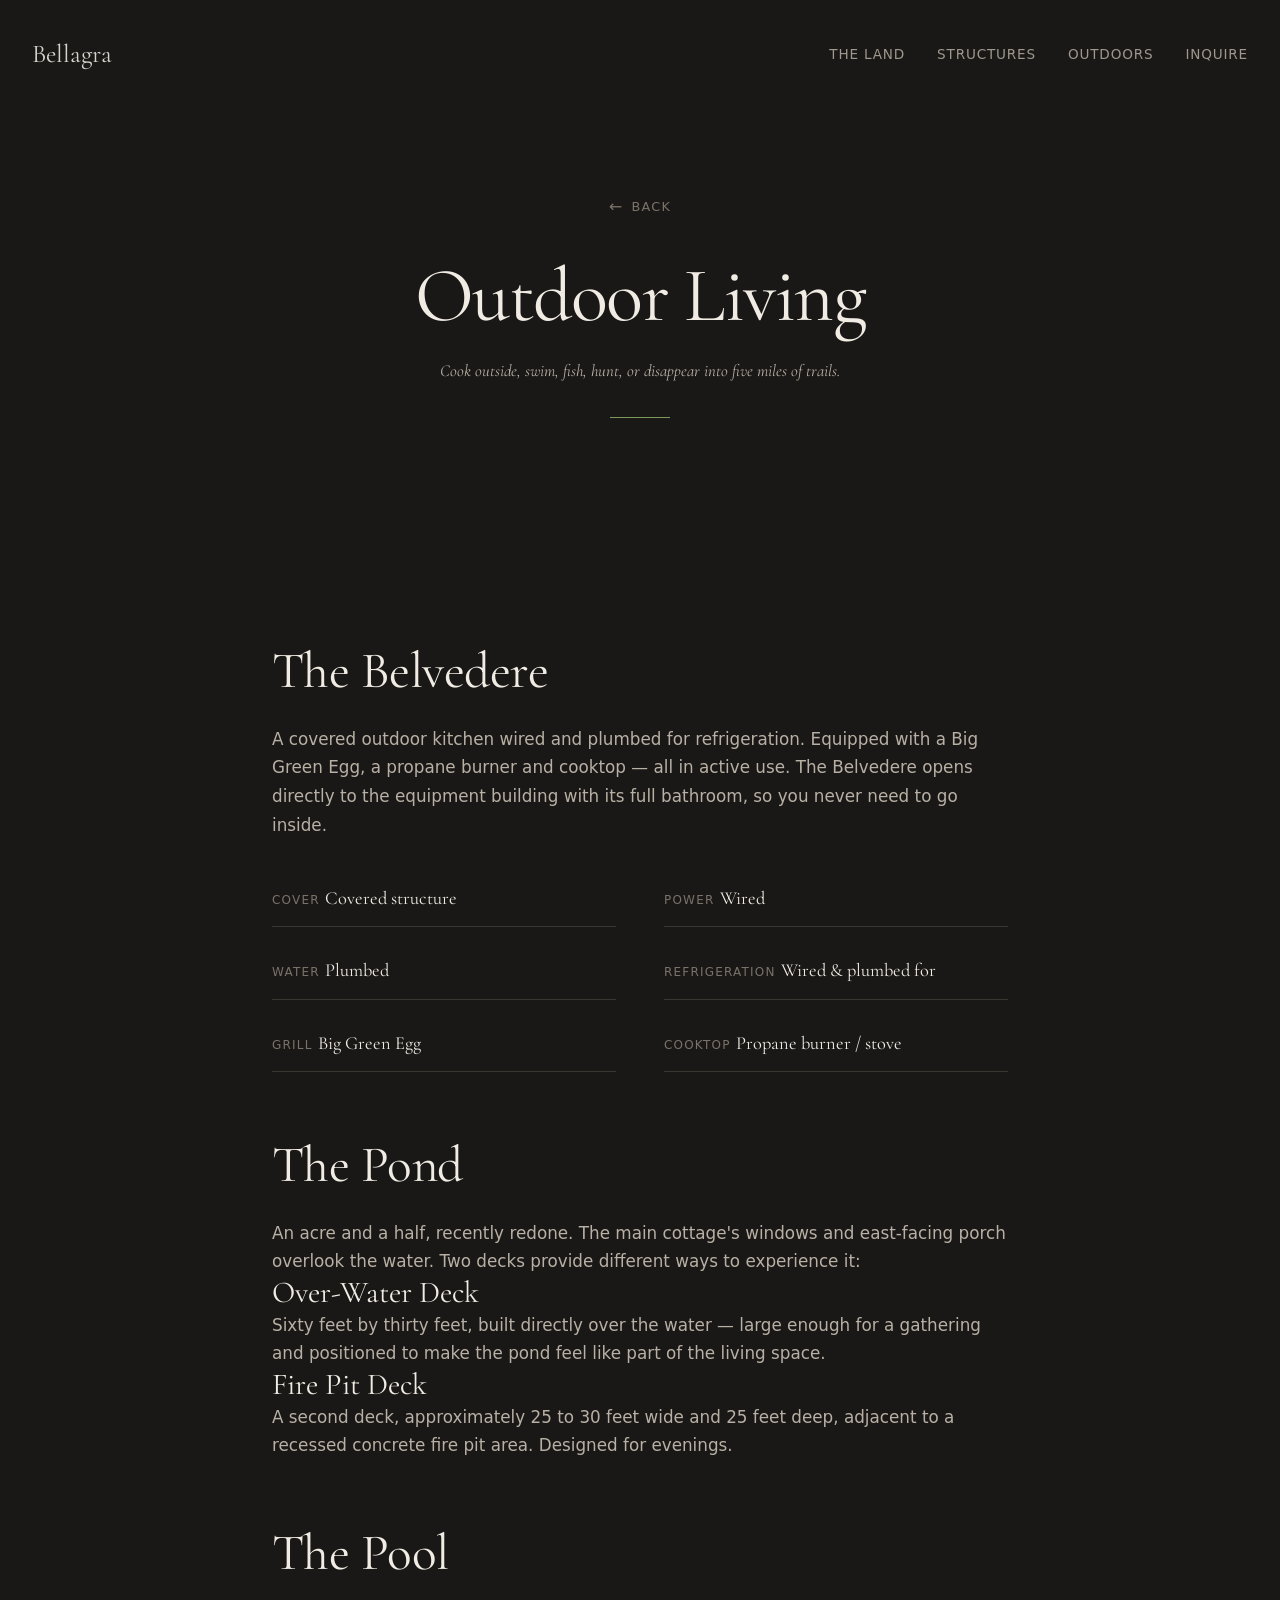
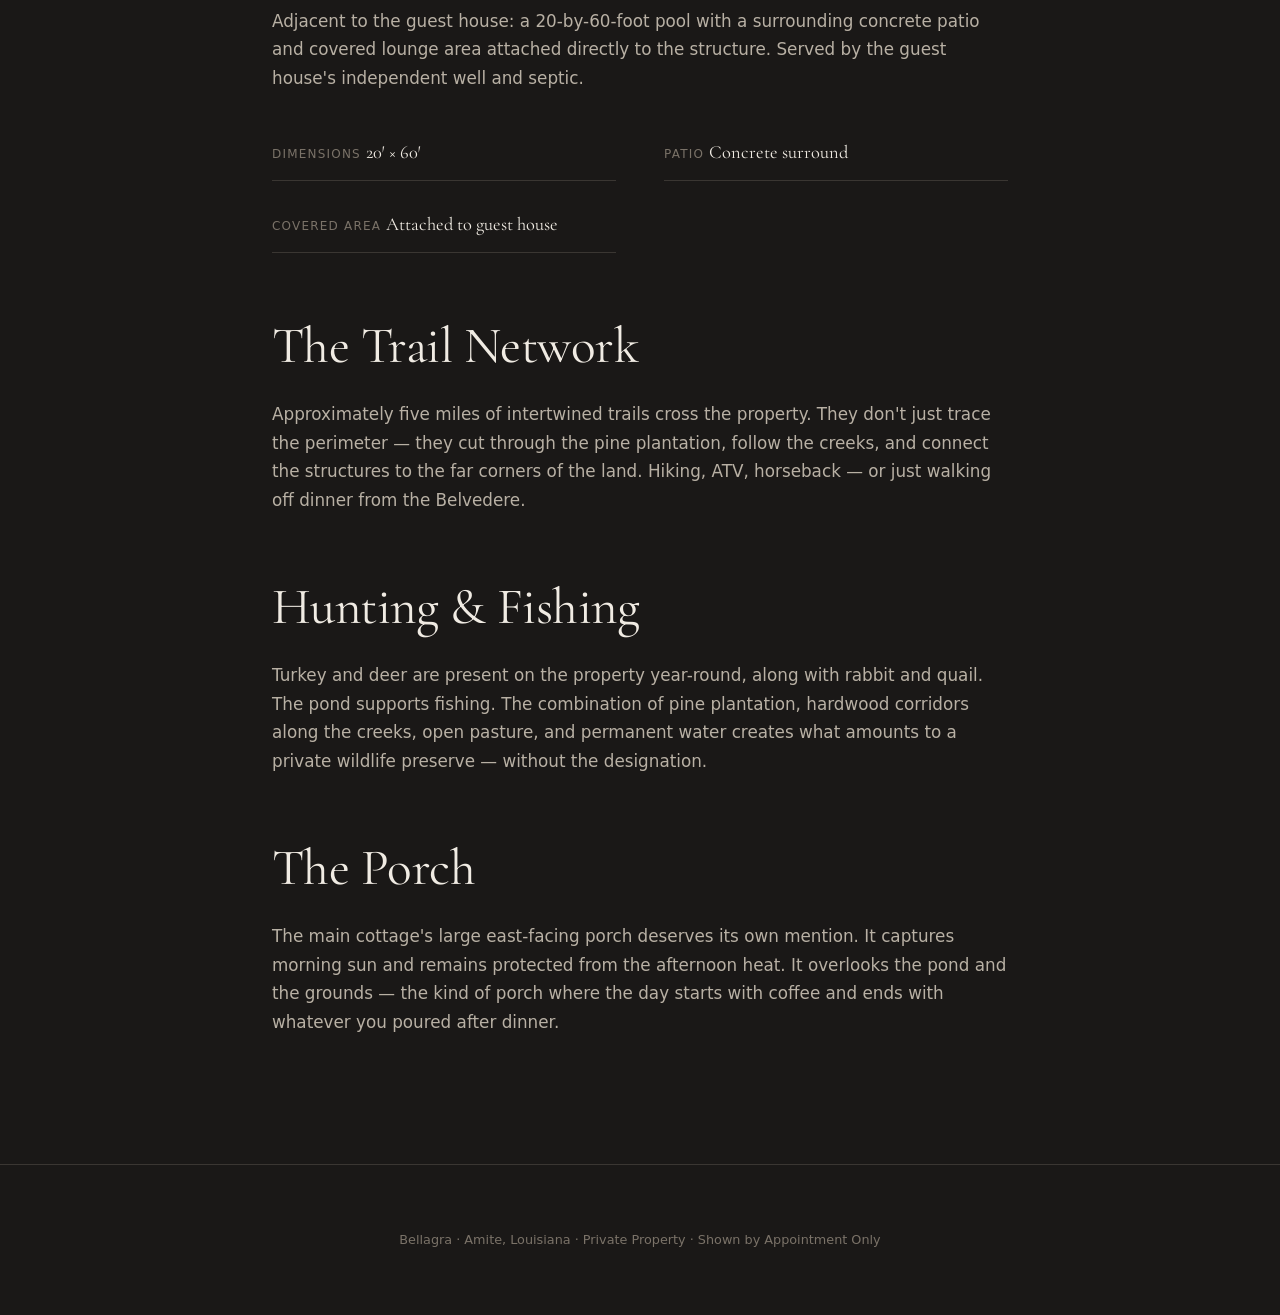
<file: outdoor-living.html>
<!DOCTYPE html>
<html lang="en">
<head>
<meta charset="UTF-8">
<meta name="viewport" content="width=device-width, initial-scale=1.0">
<title>Outdoor Living — Bellagra</title>
<meta name="description" content="The Belvedere outdoor kitchen, acre-and-a-half pond, two decks, fire pit, pool, and five miles of trails at Bellagra.">
<link rel="stylesheet" href="css/style.css">
</head>
<body>

<nav class="nav scrolled">
  <a href="index.html" class="nav-logo">Bellagra</a>
  <button class="nav-toggle" aria-label="Toggle menu" aria-expanded="false" aria-controls="nav-links">
    <span></span><span></span><span></span>
  </button>
  <ul class="nav-links" id="nav-links">
    <li><a href="the-land.html">The Land</a></li>
    <li><a href="the-structures.html">Structures</a></li>
    <li><a href="outdoor-living.html">Outdoors</a></li>
    <li><a href="index.html#inquire">Inquire</a></li>
  </ul>
</nav>

<section class="sub-hero">
  <div class="container">
    <a href="index.html" class="back-link">Back</a>
    <h1>Outdoor Living</h1>
    <p style="font-family:var(--serif);font-style:italic;color:var(--text-muted);">
      Cook outside, swim, fish, hunt, or disappear into five miles of trails.
    </p>
    <div class="sub-hero-line"></div>
  </div>
</section>

<section class="sub-content">
  <div class="container">

    <!-- ═══ Belvedere Kitchen ═══════════════════════ -->
    <h2>The Belvedere</h2>
    <p>
      A covered outdoor kitchen wired and plumbed for refrigeration. Equipped with a Big Green Egg,
      a propane burner and cooktop — all in active use. The Belvedere opens directly to the equipment
      building with its full bathroom, so you never need to go inside.
    </p>

    <div class="spec-grid">
      <div class="spec-item">
        <span class="spec-key">Cover</span>
        <span class="spec-val">Covered structure</span>
      </div>
      <div class="spec-item">
        <span class="spec-key">Power</span>
        <span class="spec-val">Wired</span>
      </div>
      <div class="spec-item">
        <span class="spec-key">Water</span>
        <span class="spec-val">Plumbed</span>
      </div>
      <div class="spec-item">
        <span class="spec-key">Refrigeration</span>
        <span class="spec-val">Wired &amp; plumbed for</span>
      </div>
      <div class="spec-item">
        <span class="spec-key">Grill</span>
        <span class="spec-val">Big Green Egg</span>
      </div>
      <div class="spec-item">
        <span class="spec-key">Cooktop</span>
        <span class="spec-val">Propane burner / stove</span>
      </div>
    </div>

    <!-- ═══ The Pond ═══════════════════════════════ -->
    <h2>The Pond</h2>
    <p>
      An acre and a half, recently redone. The main cottage's windows and east-facing porch
      overlook the water. Two decks provide different ways to experience it:
    </p>

    <h3>Over-Water Deck</h3>
    <p>
      Sixty feet by thirty feet, built directly over the water — large enough for a gathering
      and positioned to make the pond feel like part of the living space.
    </p>

    <h3>Fire Pit Deck</h3>
    <p>
      A second deck, approximately 25 to 30 feet wide and 25 feet deep, adjacent to a recessed
      concrete fire pit area. Designed for evenings.
    </p>

    <!-- ═══ The Pool ═══════════════════════════════ -->
    <h2>The Pool</h2>
    <p>
      Adjacent to the guest house: a 20-by-60-foot pool with a surrounding concrete patio
      and covered lounge area attached directly to the structure. Served by the guest house's
      independent well and septic.
    </p>

    <div class="spec-grid">
      <div class="spec-item">
        <span class="spec-key">Dimensions</span>
        <span class="spec-val">20′ × 60′</span>
      </div>
      <div class="spec-item">
        <span class="spec-key">Patio</span>
        <span class="spec-val">Concrete surround</span>
      </div>
      <div class="spec-item">
        <span class="spec-key">Covered Area</span>
        <span class="spec-val">Attached to guest house</span>
      </div>
    </div>

    <!-- ═══ Trails ═══════════════════════════════ -->
    <h2>The Trail Network</h2>
    <p>
      Approximately five miles of intertwined trails cross the property. They don't just trace
      the perimeter — they cut through the pine plantation, follow the creeks, and connect the
      structures to the far corners of the land. Hiking, ATV, horseback — or just walking off
      dinner from the Belvedere.
    </p>

    <!-- ═══ Hunting & Fishing ═════════════════════ -->
    <h2>Hunting &amp; Fishing</h2>
    <p>
      Turkey and deer are present on the property year-round, along with rabbit and quail.
      The pond supports fishing. The combination of pine plantation, hardwood corridors along
      the creeks, open pasture, and permanent water creates what amounts to a private wildlife
      preserve — without the designation.
    </p>

    <!-- ═══ The Porch ═════════════════════════════ -->
    <h2>The Porch</h2>
    <p>
      The main cottage's large east-facing porch deserves its own mention. It captures morning
      sun and remains protected from the afternoon heat. It overlooks the pond and the grounds
      — the kind of porch where the day starts with coffee and ends with whatever you poured
      after dinner.
    </p>

  </div>
</section>

<footer class="footer">
  <div class="container">
    <p>Bellagra · Amite, Louisiana · Private Property · Shown by Appointment Only</p>
  </div>
</footer>

<script src="js/main.js"></script>
</body>
</html>
</file>
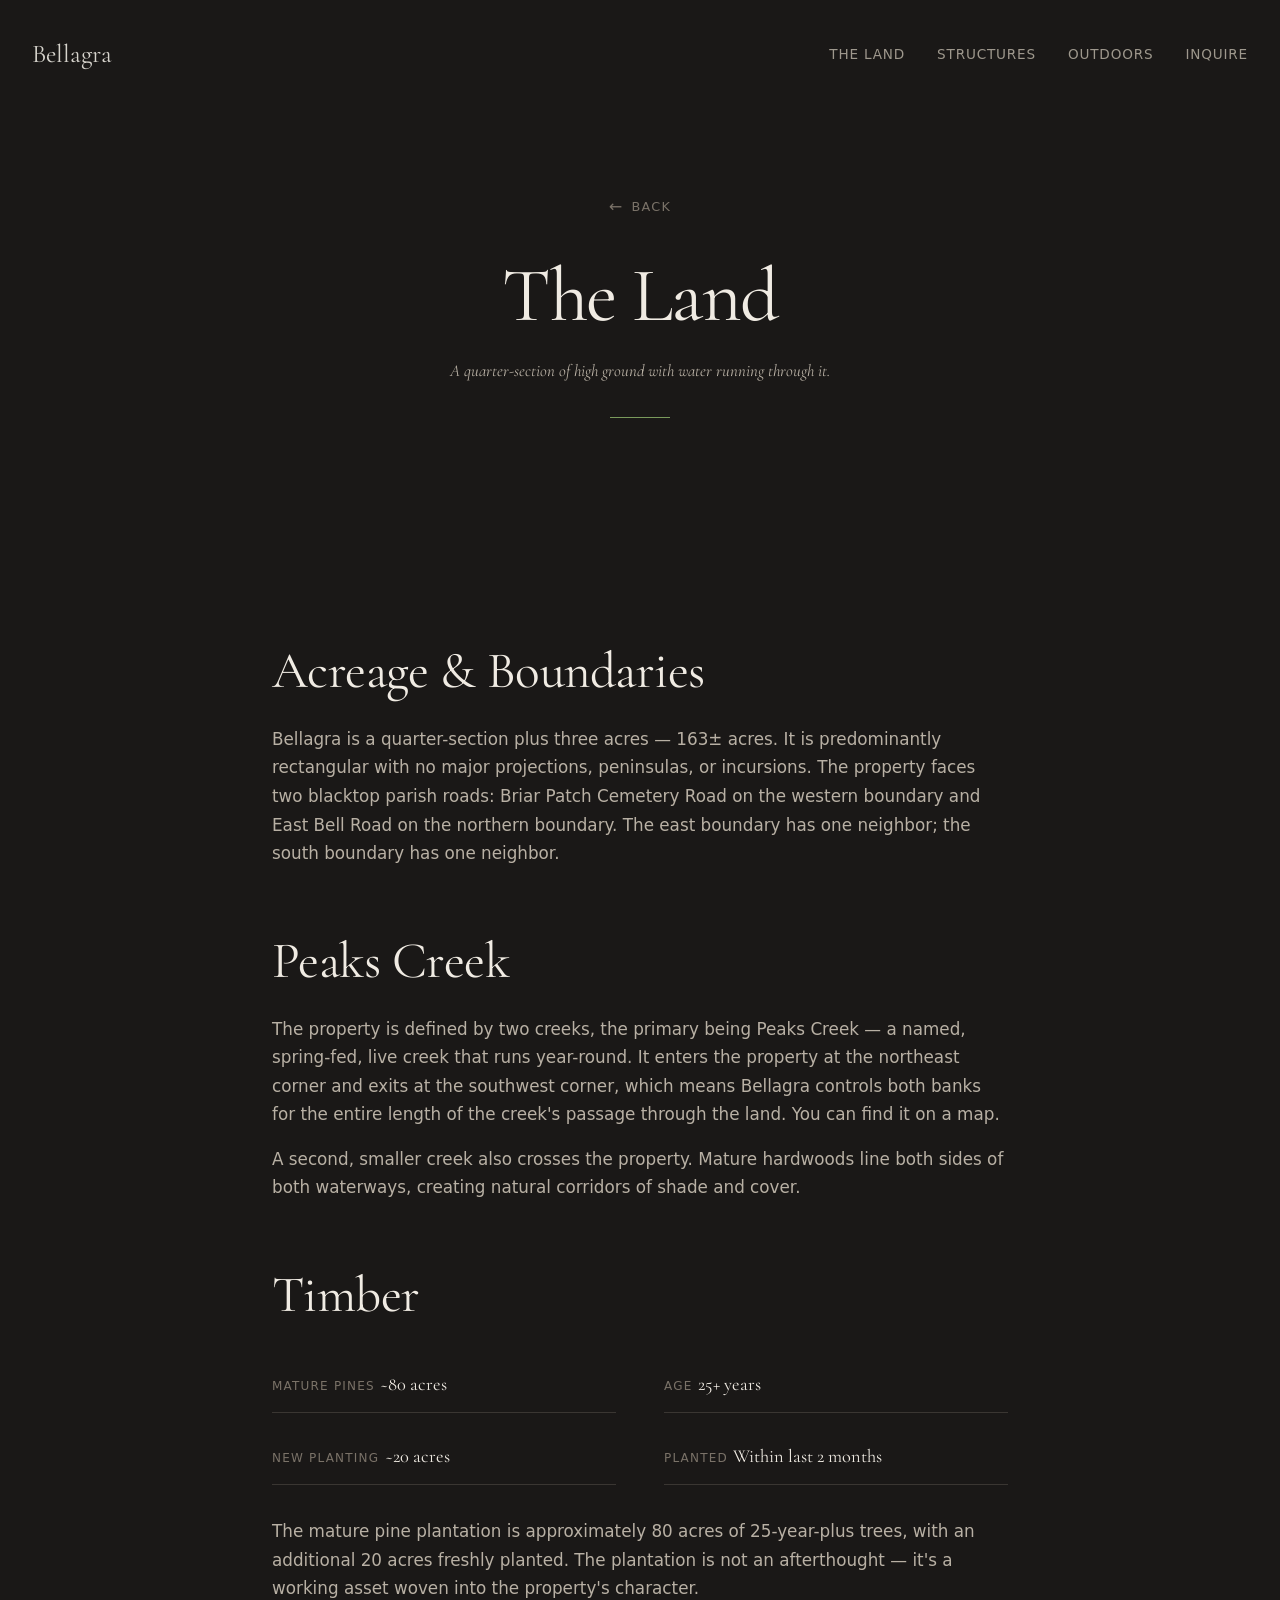
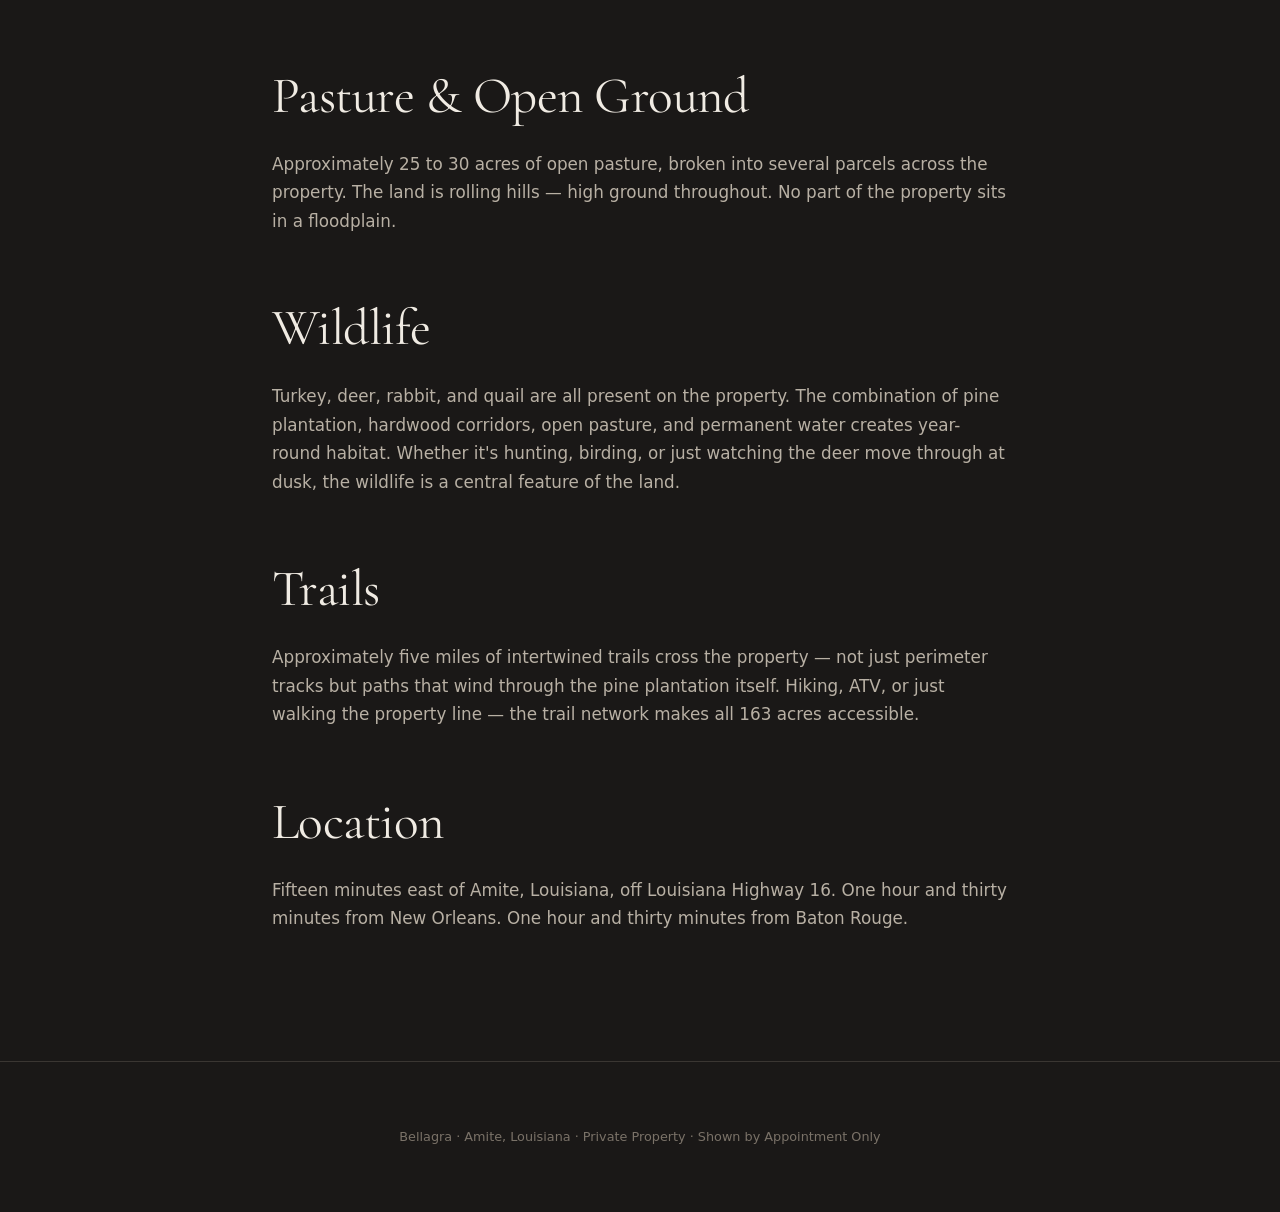
<file: the-land.html>
<!DOCTYPE html>
<html lang="en">
<head>
<meta charset="UTF-8">
<meta name="viewport" content="width=device-width, initial-scale=1.0">
<title>The Land — Bellagra</title>
<meta name="description" content="163 acres of high ground, two creeks, legacy pines, pasture, and wildlife in Amite, Louisiana.">
<link rel="stylesheet" href="css/style.css">
</head>
<body>

<nav class="nav scrolled">
  <a href="index.html" class="nav-logo">Bellagra</a>
  <button class="nav-toggle" aria-label="Toggle menu" aria-expanded="false" aria-controls="nav-links">
    <span></span><span></span><span></span>
  </button>
  <ul class="nav-links" id="nav-links">
    <li><a href="the-land.html">The Land</a></li>
    <li><a href="the-structures.html">Structures</a></li>
    <li><a href="outdoor-living.html">Outdoors</a></li>
    <li><a href="index.html#inquire">Inquire</a></li>
  </ul>
</nav>

<section class="sub-hero">
  <div class="container">
    <a href="index.html" class="back-link">Back</a>
    <h1>The Land</h1>
    <p style="font-family:var(--serif);font-style:italic;color:var(--text-muted);">
      A quarter-section of high ground with water running through it.
    </p>
    <div class="sub-hero-line"></div>
  </div>
</section>

<section class="sub-content">
  <div class="container">

    <h2>Acreage &amp; Boundaries</h2>
    <p>
      Bellagra is a quarter-section plus three acres — 163± acres. It is predominantly rectangular
      with no major projections, peninsulas, or incursions. The property faces two blacktop parish roads:
      Briar Patch Cemetery Road on the western boundary and East Bell Road on the northern boundary.
      The east boundary has one neighbor; the south boundary has one neighbor.
    </p>

    <h2>Peaks Creek</h2>
    <p>
      The property is defined by two creeks, the primary being Peaks Creek — a named, spring-fed,
      live creek that runs year-round. It enters the property at the northeast corner and exits at
      the southwest corner, which means Bellagra controls both banks for the entire length of the
      creek's passage through the land. You can find it on a map.
    </p>
    <p>
      A second, smaller creek also crosses the property. Mature hardwoods line both sides of both
      waterways, creating natural corridors of shade and cover.
    </p>

    <h2>Timber</h2>
    <div class="spec-grid">
      <div class="spec-item">
        <span class="spec-key">Mature Pines</span>
        <span class="spec-val">~80 acres</span>
      </div>
      <div class="spec-item">
        <span class="spec-key">Age</span>
        <span class="spec-val">25+ years</span>
      </div>
      <div class="spec-item">
        <span class="spec-key">New Planting</span>
        <span class="spec-val">~20 acres</span>
      </div>
      <div class="spec-item">
        <span class="spec-key">Planted</span>
        <span class="spec-val">Within last 2 months</span>
      </div>
    </div>
    <p>
      The mature pine plantation is approximately 80 acres of 25-year-plus trees, with an additional
      20 acres freshly planted. The plantation is not an afterthought — it's a working asset
      woven into the property's character.
    </p>

    <h2>Pasture &amp; Open Ground</h2>
    <p>
      Approximately 25 to 30 acres of open pasture, broken into several parcels across the property.
      The land is rolling hills — high ground throughout. No part of the property sits in a floodplain.
    </p>

    <h2>Wildlife</h2>
    <p>
      Turkey, deer, rabbit, and quail are all present on the property. The combination of pine
      plantation, hardwood corridors, open pasture, and permanent water creates year-round habitat.
      Whether it's hunting, birding, or just watching the deer move through at dusk, the wildlife
      is a central feature of the land.
    </p>

    <h2>Trails</h2>
    <p>
      Approximately five miles of intertwined trails cross the property — not just perimeter tracks
      but paths that wind through the pine plantation itself. Hiking, ATV, or just walking the
      property line — the trail network makes all 163 acres accessible.
    </p>

    <h2>Location</h2>
    <p>
      Fifteen minutes east of Amite, Louisiana, off Louisiana Highway 16. One hour and thirty
      minutes from New Orleans. One hour and thirty minutes from Baton Rouge.
    </p>

  </div>
</section>

<footer class="footer">
  <div class="container">
    <p>Bellagra · Amite, Louisiana · Private Property · Shown by Appointment Only</p>
  </div>
</footer>

<script src="js/main.js"></script>
</body>
</html>
</file>
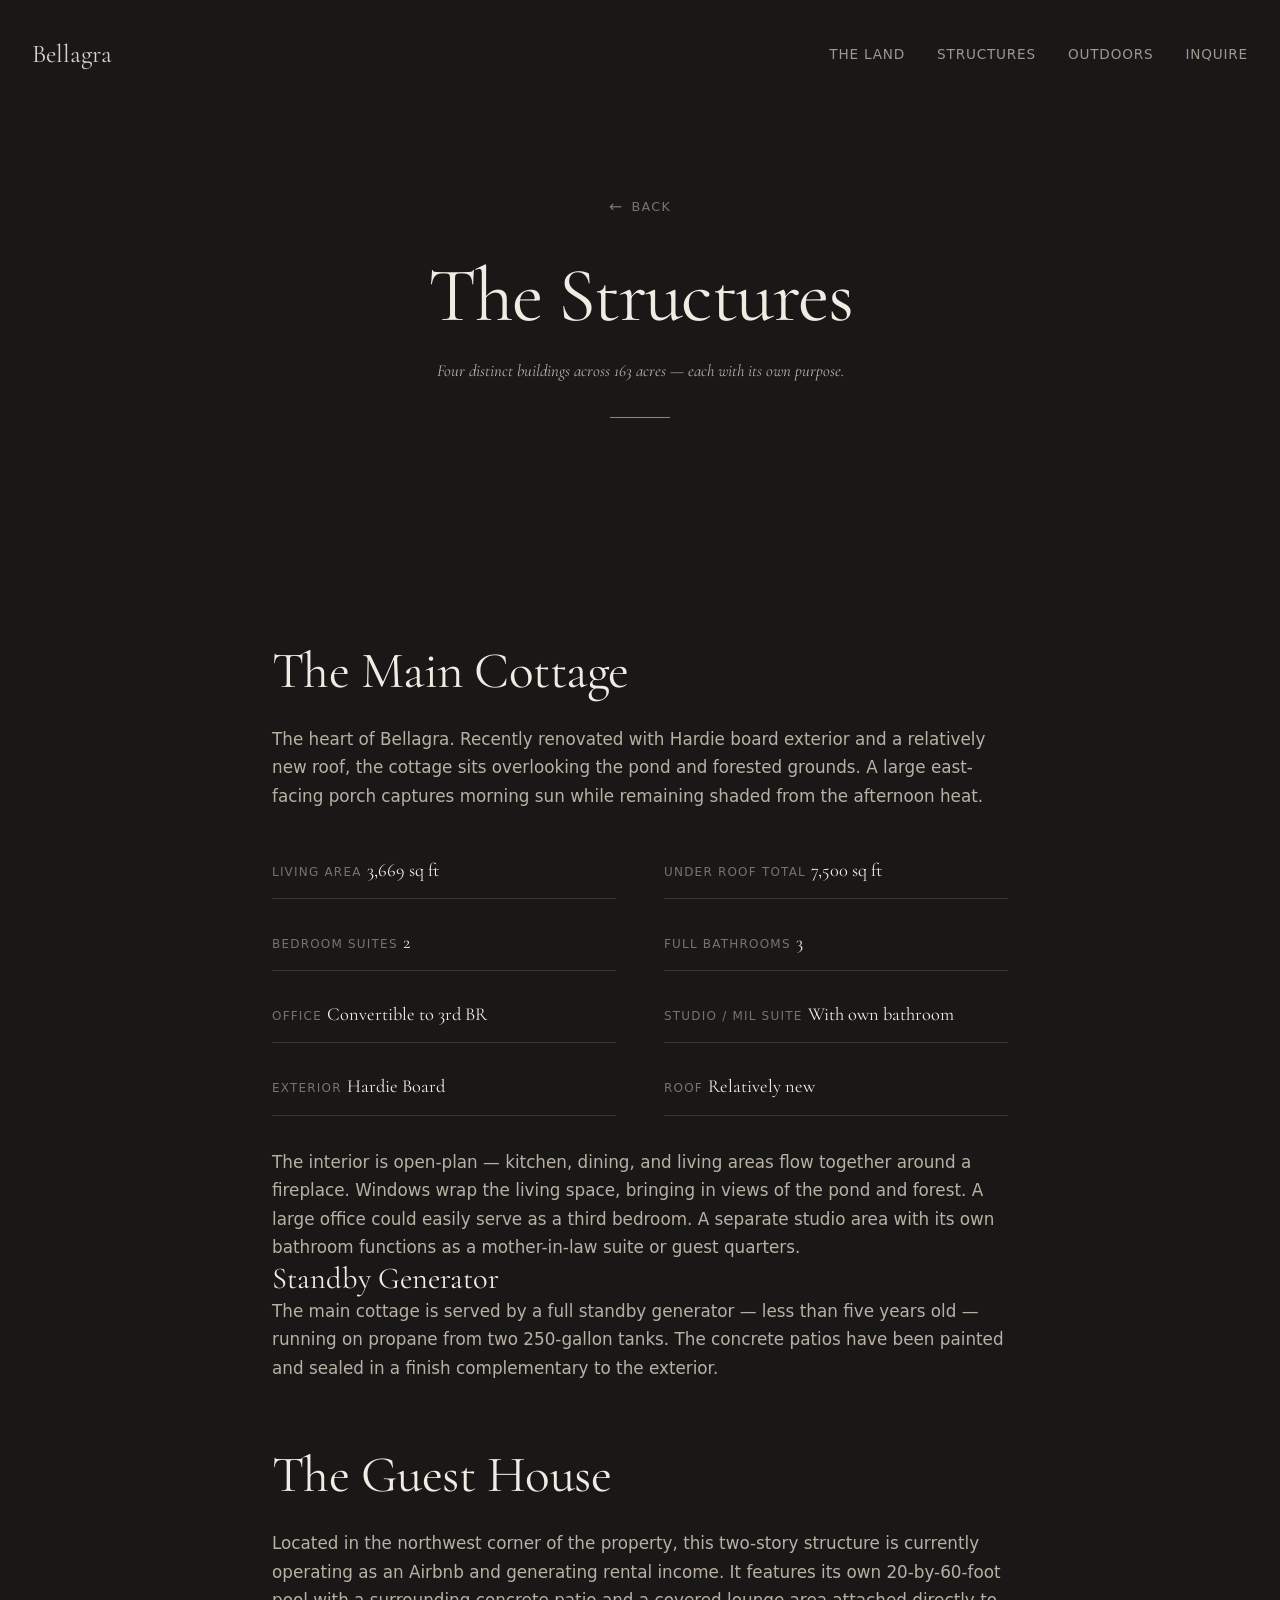
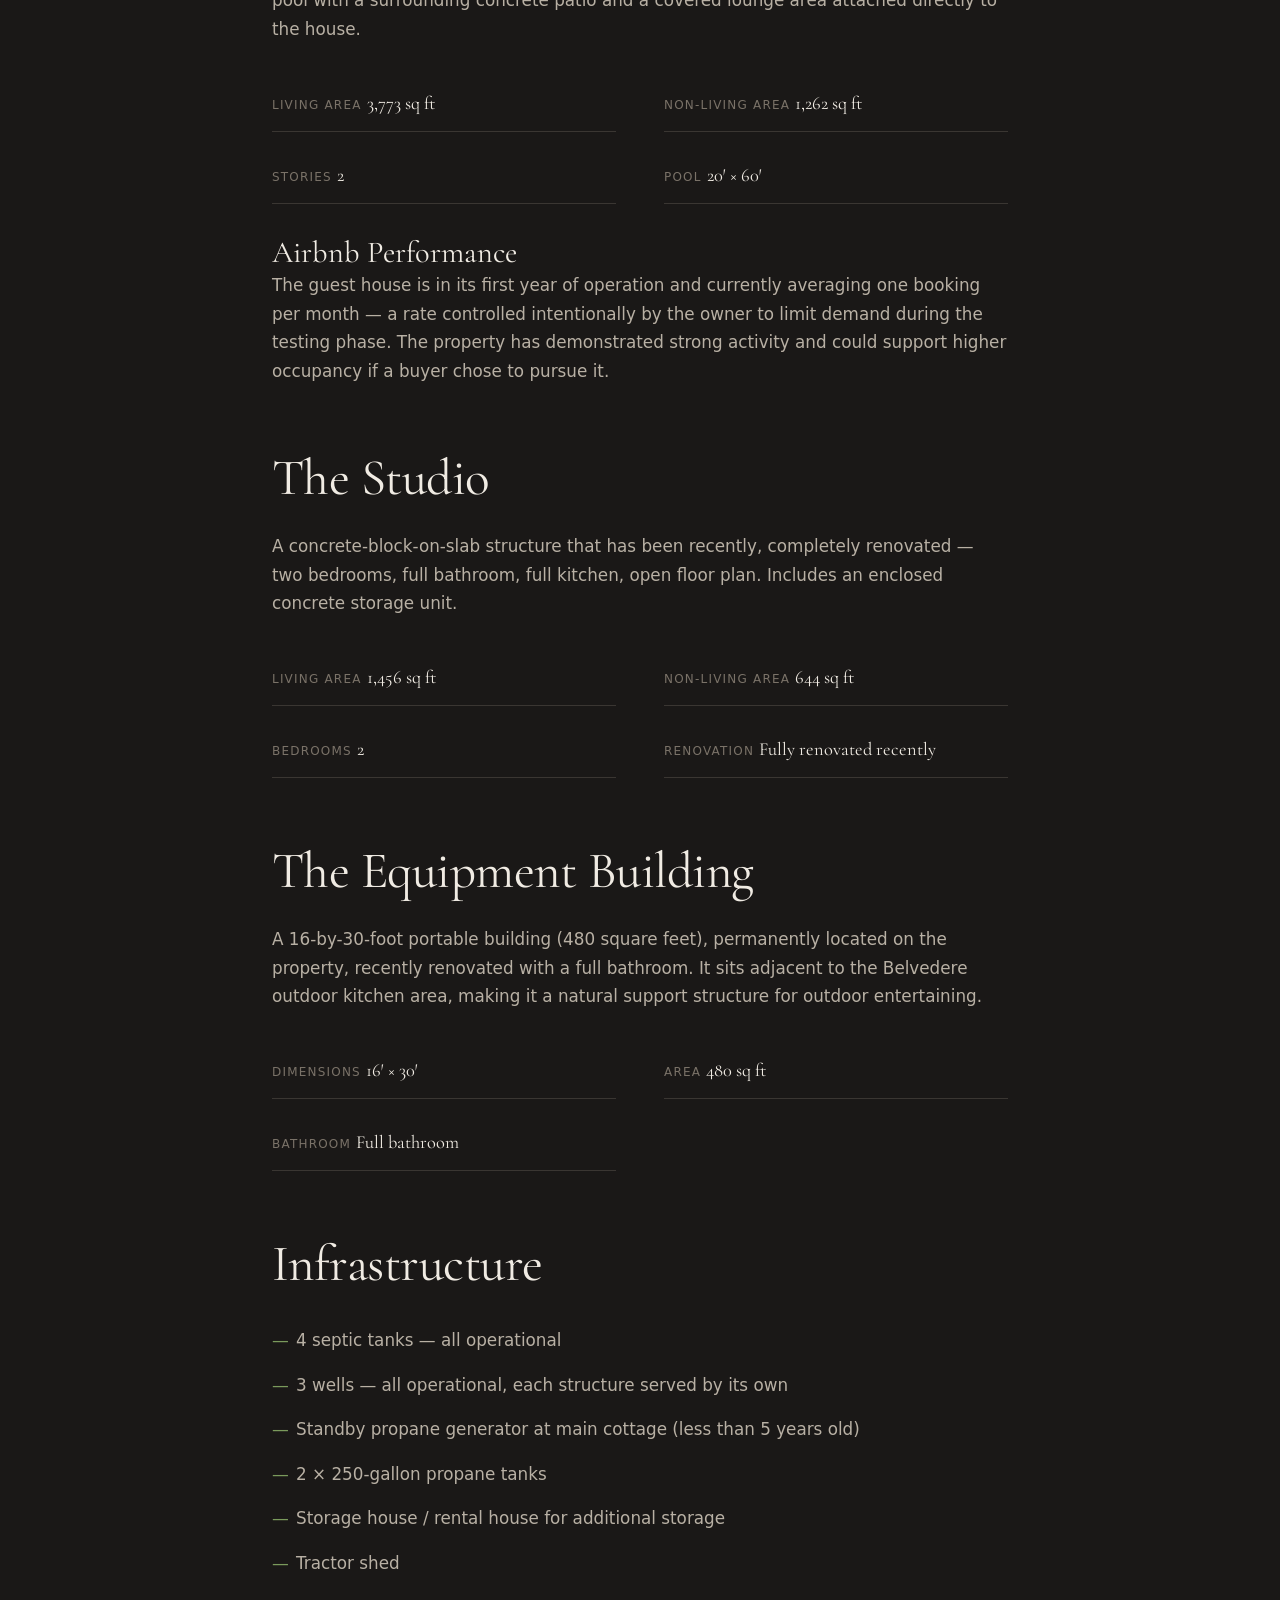
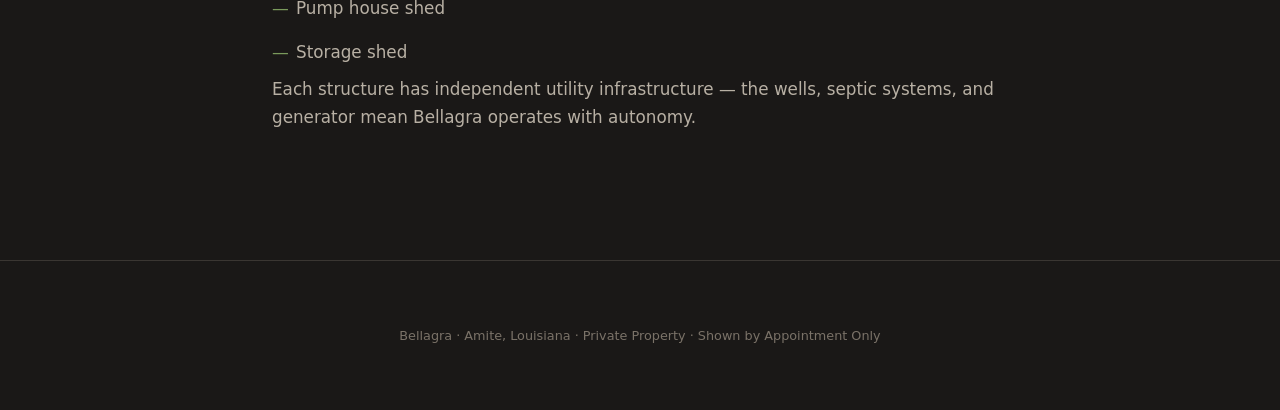
<file: the-structures.html>
<!DOCTYPE html>
<html lang="en">
<head>
<meta charset="UTF-8">
<meta name="viewport" content="width=device-width, initial-scale=1.0">
<title>The Structures — Bellagra</title>
<meta name="description" content="Four buildings — main cottage, guest house, studio, and equipment building — on 163 acres in Amite, Louisiana.">
<link rel="stylesheet" href="css/style.css">
</head>
<body>

<nav class="nav scrolled">
  <a href="index.html" class="nav-logo">Bellagra</a>
  <button class="nav-toggle" aria-label="Toggle menu" aria-expanded="false" aria-controls="nav-links">
    <span></span><span></span><span></span>
  </button>
  <ul class="nav-links" id="nav-links">
    <li><a href="the-land.html">The Land</a></li>
    <li><a href="the-structures.html">Structures</a></li>
    <li><a href="outdoor-living.html">Outdoors</a></li>
    <li><a href="index.html#inquire">Inquire</a></li>
  </ul>
</nav>

<section class="sub-hero">
  <div class="container">
    <a href="index.html" class="back-link">Back</a>
    <h1>The Structures</h1>
    <p style="font-family:var(--serif);font-style:italic;color:var(--text-muted);">
      Four distinct buildings across 163 acres — each with its own purpose.
    </p>
    <div class="sub-hero-line"></div>
  </div>
</section>

<section class="sub-content">
  <div class="container">

    <!-- ═══ Main Cottage ══════════════════════════════ -->
    <h2>The Main Cottage</h2>
    <p>
      The heart of Bellagra. Recently renovated with Hardie board exterior and a relatively new roof,
      the cottage sits overlooking the pond and forested grounds. A large east-facing porch captures
      morning sun while remaining shaded from the afternoon heat.
    </p>

    <div class="spec-grid">
      <div class="spec-item">
        <span class="spec-key">Living Area</span>
        <span class="spec-val">3,669 sq ft</span>
      </div>
      <div class="spec-item">
        <span class="spec-key">Under Roof Total</span>
        <span class="spec-val">7,500 sq ft</span>
      </div>
      <div class="spec-item">
        <span class="spec-key">Bedroom Suites</span>
        <span class="spec-val">2</span>
      </div>
      <div class="spec-item">
        <span class="spec-key">Full Bathrooms</span>
        <span class="spec-val">3</span>
      </div>
      <div class="spec-item">
        <span class="spec-key">Office</span>
        <span class="spec-val">Convertible to 3rd BR</span>
      </div>
      <div class="spec-item">
        <span class="spec-key">Studio / MIL Suite</span>
        <span class="spec-val">With own bathroom</span>
      </div>
      <div class="spec-item">
        <span class="spec-key">Exterior</span>
        <span class="spec-val">Hardie Board</span>
      </div>
      <div class="spec-item">
        <span class="spec-key">Roof</span>
        <span class="spec-val">Relatively new</span>
      </div>
    </div>

    <p>
      The interior is open-plan — kitchen, dining, and living areas flow together around a fireplace.
      Windows wrap the living space, bringing in views of the pond and forest. A large office
      could easily serve as a third bedroom. A separate studio area with its own bathroom functions
      as a mother-in-law suite or guest quarters.
    </p>

    <h3>Standby Generator</h3>
    <p>
      The main cottage is served by a full standby generator — less than five years old — running on
      propane from two 250-gallon tanks. The concrete patios have been painted and sealed in a finish
      complementary to the exterior.
    </p>

    <!-- ═══ Guest House ══════════════════════════════ -->
    <h2>The Guest House</h2>
    <p>
      Located in the northwest corner of the property, this two-story structure is currently
      operating as an Airbnb and generating rental income. It features its own 20-by-60-foot pool
      with a surrounding concrete patio and a covered lounge area attached directly to the house.
    </p>

    <div class="spec-grid">
      <div class="spec-item">
        <span class="spec-key">Living Area</span>
        <span class="spec-val">3,773 sq ft</span>
      </div>
      <div class="spec-item">
        <span class="spec-key">Non-Living Area</span>
        <span class="spec-val">1,262 sq ft</span>
      </div>
      <div class="spec-item">
        <span class="spec-key">Stories</span>
        <span class="spec-val">2</span>
      </div>
      <div class="spec-item">
        <span class="spec-key">Pool</span>
        <span class="spec-val">20′ × 60′</span>
      </div>
    </div>

    <h3>Airbnb Performance</h3>
    <p>
      The guest house is in its first year of operation and currently averaging one booking
      per month — a rate controlled intentionally by the owner to limit demand during the testing
      phase. The property has demonstrated strong activity and could support higher occupancy
      if a buyer chose to pursue it.
    </p>

    <!-- ═══ Studio ══════════════════════════════════ -->
    <h2>The Studio</h2>
    <p>
      A concrete-block-on-slab structure that has been recently, completely renovated — two bedrooms,
      full bathroom, full kitchen, open floor plan. Includes an enclosed concrete storage unit.
    </p>

    <div class="spec-grid">
      <div class="spec-item">
        <span class="spec-key">Living Area</span>
        <span class="spec-val">1,456 sq ft</span>
      </div>
      <div class="spec-item">
        <span class="spec-key">Non-Living Area</span>
        <span class="spec-val">644 sq ft</span>
      </div>
      <div class="spec-item">
        <span class="spec-key">Bedrooms</span>
        <span class="spec-val">2</span>
      </div>
      <div class="spec-item">
        <span class="spec-key">Renovation</span>
        <span class="spec-val">Fully renovated recently</span>
      </div>
    </div>

    <!-- ═══ Equipment Building ═══════════════════════ -->
    <h2>The Equipment Building</h2>
    <p>
      A 16-by-30-foot portable building (480 square feet), permanently located on the property,
      recently renovated with a full bathroom. It sits adjacent to the Belvedere outdoor kitchen
      area, making it a natural support structure for outdoor entertaining.
    </p>

    <div class="spec-grid">
      <div class="spec-item">
        <span class="spec-key">Dimensions</span>
        <span class="spec-val">16′ × 30′</span>
      </div>
      <div class="spec-item">
        <span class="spec-key">Area</span>
        <span class="spec-val">480 sq ft</span>
      </div>
      <div class="spec-item">
        <span class="spec-key">Bathroom</span>
        <span class="spec-val">Full bathroom</span>
      </div>
    </div>

    <!-- ═══ Additional Infrastructure ════════════════ -->
    <h2>Infrastructure</h2>
    <ul>
      <li>4 septic tanks — all operational</li>
      <li>3 wells — all operational, each structure served by its own</li>
      <li>Standby propane generator at main cottage (less than 5 years old)</li>
      <li>2 × 250-gallon propane tanks</li>
      <li>Storage house / rental house for additional storage</li>
      <li>Tractor shed</li>
      <li>Pump house shed</li>
      <li>Storage shed</li>
    </ul>
    <p>
      Each structure has independent utility infrastructure — the wells, septic systems, and
      generator mean Bellagra operates with autonomy.
    </p>

  </div>
</section>

<footer class="footer">
  <div class="container">
    <p>Bellagra · Amite, Louisiana · Private Property · Shown by Appointment Only</p>
  </div>
</footer>

<script src="js/main.js"></script>
</body>
</html>
</file>
<file: css/style.css>
/* ── Bellagra — Design System ─────────────────────────── */
/* Rustic luxury, minimal, clean. Warm darks, editorial type. */

@import url('https://fonts.googleapis.com/css2?family=Cormorant+Garamond:ital,wght@0,400;0,500;0,600;0,700;1,400;1,500&display=swap');

:root {
  /* palette */
  --bg:            #1a1817;
  --surface:       #242220;
  --surface-hi:    #2c2a28;
  --border:        #3a3632;
  --text:          #f0ebe3;
  --text-muted:    #b8b0a4;
  --text-faint:    #7a7268;
  --accent:        #7a9a5c;
  --accent-soft:   #5a7a44;
  --gold:          #c4a44a;
  --gold-light:    #d4ba6a;

  /* type */
  --serif:  'Cormorant Garamond', Georgia, 'Times New Roman', serif;
  --sans:   system-ui, -apple-system, 'Segoe UI', Roboto, sans-serif;

  /* rhythm */
  --gap:     1.5rem;
  --section: 8rem;
  --radius:  2px;
  --max-w:   1200px;

  --hero-h: 100vh;
}

/* ── Reset ────────────────────────────────────────────── */
*, *::before, *::after { box-sizing: border-box; margin: 0; padding: 0; }
html { scroll-behavior: smooth; -webkit-font-smoothing: antialiased; }
body {
  font-family: var(--sans);
  font-size: 1.05rem;
  line-height: 1.7;
  color: var(--text);
  background: var(--bg);
}
img, video { display: block; max-width: 100%; }
a { color: var(--accent); text-decoration: none; transition: color .25s; }
a:hover { color: var(--gold); }

/* ── Typography ───────────────────────────────────────── */
h1, h2, h3, h4 { font-family: var(--serif); font-weight: 400; line-height: 1.15; }
h1 { font-size: clamp(2.8rem, 6vw, 5rem); letter-spacing: -.02em; }
h2 { font-size: clamp(2rem, 4vw, 3.2rem); letter-spacing: -.01em; }
h3 { font-size: clamp(1.4rem, 2.5vw, 1.9rem); }
h4 { font-size: 1.2rem; font-weight: 500; }
.section-label {
  font-family: var(--sans);
  font-size: .75rem;
  letter-spacing: .18em;
  text-transform: uppercase;
  color: var(--accent);
  margin-bottom: 1rem;
}
p { color: var(--text-muted); }
p + p { margin-top: 1rem; }

/* ── Layout ───────────────────────────────────────────── */
.container { max-width: var(--max-w); margin: 0 auto; padding: 0 2rem; }
section { padding: var(--section) 0; }
.section-full { padding: var(--section) 2rem; }

/* ── Nav ──────────────────────────────────────────────── */
.nav {
  position: fixed; top: 0; left: 0; right: 0; z-index: 100;
  padding: 2rem;
  display: flex; justify-content: space-between; align-items: center;
  transition: background .4s, padding .4s;
  mix-blend-mode: difference;
}
.nav.scrolled {
  background: rgba(26,24,23,.92);
  backdrop-filter: blur(12px);
  padding: 1rem 2rem;
  mix-blend-mode: normal;
}
.nav-logo {
  font-family: var(--serif);
  font-size: 1.6rem;
  color: var(--text);
  position: relative;
  z-index: 110;
}
.nav-links { display: flex; gap: 2rem; list-style: none; }
.nav-links a {
  font-size: .85rem;
  letter-spacing: .06em;
  text-transform: uppercase;
  color: var(--text-muted);
}
.nav-links a:hover { color: var(--text); }

/* Hamburger toggle — hidden on desktop, shown on mobile */
.nav-toggle {
  display: none;
  position: relative;
  z-index: 110;
  width: 30px; height: 22px;
  background: none; border: none; padding: 0; cursor: pointer;
}
.nav-toggle span {
  position: absolute; left: 0;
  width: 100%; height: 2px;
  background: var(--text);
  transition: transform .3s ease, opacity .2s ease, top .3s ease;
}
.nav-toggle span:nth-child(1) { top: 0; }
.nav-toggle span:nth-child(2) { top: 10px; }
.nav-toggle span:nth-child(3) { top: 20px; }
.nav.open .nav-toggle span:nth-child(1) { top: 10px; transform: rotate(45deg); }
.nav.open .nav-toggle span:nth-child(2) { opacity: 0; }
.nav.open .nav-toggle span:nth-child(3) { top: 10px; transform: rotate(-45deg); }

/* ── Hero ─────────────────────────────────────────────── */
.hero {
  position: relative;
  width: 100%; height: var(--hero-h);
  overflow: hidden;
  display: flex; align-items: center; justify-content: center;
}
.hero-video {
  position: absolute; inset: 0;
  width: 100%; height: 100%; object-fit: cover;
}
.hero-overlay {
  position: absolute; inset: 0;
  background: linear-gradient(180deg, rgba(26,24,23,.25) 0%, rgba(26,24,23,.55) 70%, var(--bg) 100%);
}
.hero-content {
  position: relative; z-index: 2;
  text-align: center;
  max-width: 900px;
  padding: 0 2rem;
}
.hero-content h1 {
  color: var(--text);
  margin-bottom: 1.5rem;
}
.hero-content .hero-sub {
  font-family: var(--serif);
  font-size: clamp(1.1rem, 2vw, 1.5rem);
  font-style: italic;
  color: var(--text-muted);
  margin-bottom: 2.5rem;
}
.hero-scroll {
  position: absolute; bottom: 3rem; left: 50%; transform: translateX(-50%);
  z-index: 2;
  display: flex; flex-direction: column; align-items: center; gap: .5rem;
  color: var(--text-faint);
  font-size: .7rem;
  letter-spacing: .15em;
  text-transform: uppercase;
}
.hero-scroll::before {
  content: '';
  width: 1px; height: 40px;
  background: linear-gradient(to bottom, var(--text-faint), transparent);
}

/* ── Stat Bar ─────────────────────────────────────────── */
.stat-bar {
  border-top: 1px solid var(--border);
  border-bottom: 1px solid var(--border);
  padding: 3rem 0;
}
.stat-grid {
  display: grid;
  grid-template-columns: repeat(auto-fit, minmax(160px, 1fr));
  gap: 2rem;
  text-align: center;
}
.stat-value {
  font-family: var(--serif);
  font-size: 2.2rem;
  font-weight: 500;
  color: var(--text);
  display: block;
}
.stat-label {
  font-size: .75rem;
  letter-spacing: .12em;
  text-transform: uppercase;
  color: var(--text-faint);
  margin-top: .3rem;
}

/* ── Section Headers ──────────────────────────────────── */
.section-header {
  text-align: center;
  margin-bottom: 5rem;
}
.section-header h2 { margin-bottom: 1rem; }
.section-header p {
  max-width: 600px;
  margin: 0 auto;
  font-style: italic;
}

/* ── Feature Cards (value-add sections) ───────────────── */
.feature {
  display: grid;
  grid-template-columns: 1fr 1fr;
  gap: 4rem;
  align-items: center;
  padding: 4rem 0;
}
.feature:nth-child(even) { direction: rtl; }
.feature:nth-child(even) .feature-text { direction: ltr; }
.feature + .feature { border-top: 1px solid var(--border); }

.feature-media {
  position: relative;
  aspect-ratio: 16/9;
  background: var(--surface);
  border-radius: var(--radius);
  overflow: hidden;
  cursor: pointer;
}
.feature-media video {
  width: 100%; height: 100%; object-fit: cover;
}
.feature-play {
  position: absolute; inset: 0;
  display: flex; align-items: center; justify-content: center;
  background: rgba(26,24,23,.35);
  transition: background .3s;
}
.feature-media:hover .feature-play { background: rgba(26,24,23,.15); }
.feature-play-icon {
  width: 72px; height: 72px;
  border-radius: 50%;
  border: 2px solid var(--text);
  display: flex; align-items: center; justify-content: center;
  transition: transform .3s, border-color .3s;
}
.feature-media:hover .feature-play-icon {
  transform: scale(1.08);
  border-color: var(--gold);
}
.feature-play-icon::after {
  content: '';
  width: 0; height: 0;
  border-style: solid;
  border-width: 12px 0 12px 20px;
  border-color: transparent transparent transparent var(--text);
  margin-left: 3px;
}

.feature-text h3 { margin-bottom: 1rem; }
.feature-text p { margin-bottom: 1.5rem; }
.feature-cta {
  display: inline-block;
  font-size: .85rem;
  letter-spacing: .08em;
  text-transform: uppercase;
  color: var(--accent);
  border-bottom: 1px solid transparent;
  padding-bottom: 2px;
  transition: border-color .3s, color .3s;
}
.feature-cta:hover { color: var(--gold); border-color: var(--gold); }

/* ── Gallery ──────────────────────────────────────────── */
.gallery {
  display: grid;
  grid-template-columns: repeat(3, 1fr);
  gap: 4px;
}
.gallery-item {
  aspect-ratio: 4/3;
  background: var(--surface);
  overflow: hidden;
}
.gallery-item img {
  width: 100%; height: 100%; object-fit: cover;
  transition: transform .6s;
}
.gallery-item:hover img { transform: scale(1.04); }

/* ── Media Placeholder ────────────────────────────────── */
.media-placeholder {
  display: flex; align-items: center; justify-content: center;
  background: var(--surface);
  color: var(--text-faint);
  font-size: .8rem;
  letter-spacing: .08em;
  text-transform: uppercase;
  text-align: center;
  padding: 2rem;
}

/* ── CTA Section ──────────────────────────────────────── */
.cta-section {
  text-align: center;
  padding: 8rem 0;
  background: var(--surface);
}
.cta-section h2 { margin-bottom: 1rem; }
.cta-section p { max-width: 500px; margin: 0 auto 2rem; }
.btn {
  display: inline-block;
  padding: 1rem 2.5rem;
  font-family: var(--sans);
  font-size: .85rem;
  letter-spacing: .1em;
  text-transform: uppercase;
  color: var(--bg);
  background: var(--text);
  border: none;
  border-radius: var(--radius);
  cursor: pointer;
  transition: background .3s, color .3s;
}
.btn:hover { background: var(--gold); color: var(--bg); }
.btn-outline {
  background: transparent;
  color: var(--text);
  border: 1px solid var(--border);
}
.btn-outline:hover { border-color: var(--gold); color: var(--gold); background: transparent; }

/* ── Footer ───────────────────────────────────────────── */
.footer {
  padding: 4rem 0;
  border-top: 1px solid var(--border);
  text-align: center;
}
.footer p { font-size: .8rem; color: var(--text-faint); }

/* ── Subpage Hero (shorter) ───────────────────────────── */
.sub-hero {
  padding: 12rem 0 6rem;
  text-align: center;
}
.sub-hero h1 { margin-bottom: 1rem; }
.sub-hero .sub-hero-line {
  width: 60px; height: 1px;
  background: var(--accent);
  margin: 2rem auto 0;
}

/* ── Subpage Content ──────────────────────────────────── */
.sub-content { padding-bottom: var(--section); }
.sub-content .container { max-width: 800px; }
.sub-content h2 {
  margin-top: 4rem;
  margin-bottom: 1.5rem;
}
.sub-content h2:first-child { margin-top: 0; }
.sub-content ul {
  list-style: none;
  padding: 0;
  color: var(--text-muted);
}
.sub-content ul li {
  padding: .5rem 0;
  padding-left: 1.5rem;
  position: relative;
}
.sub-content ul li::before {
  content: '—';
  position: absolute;
  left: 0;
  color: var(--accent);
}
.sub-content .spec-grid {
  display: grid;
  grid-template-columns: 1fr 1fr;
  gap: 1rem 3rem;
  margin: 2rem 0;
}
.sub-content .spec-item {
  border-bottom: 1px solid var(--border);
  padding: .75rem 0;
}
.sub-content .spec-key {
  font-size: .75rem;
  letter-spacing: .1em;
  text-transform: uppercase;
  color: var(--text-faint);
}
.sub-content .spec-val {
  font-family: var(--serif);
  font-size: 1.15rem;
  color: var(--text);
}

/* ── Back Link ────────────────────────────────────────── */
.back-link {
  display: inline-flex; align-items: center; gap: .5rem;
  font-size: .8rem;
  letter-spacing: .1em;
  text-transform: uppercase;
  color: var(--text-faint);
  margin-bottom: 2rem;
  transition: color .3s;
}
.back-link:hover { color: var(--text); }
.back-link::before { content: '←'; font-size: 1rem; }

/* ── Reveal Animation ─────────────────────────────────── */
.reveal {
  opacity: 0;
  transform: translateY(30px);
  transition: opacity .8s ease, transform .8s ease;
}
.reveal.visible { opacity: 1; transform: translateY(0); }

/* ── Responsive ───────────────────────────────────────── */
@media (max-width: 768px) {
  :root { --section: 5rem; --hero-h: 80vh; }
  .nav { padding: 1rem 1.25rem; }
  .nav-toggle { display: block; }

  /* Full-screen slide-in overlay menu */
  .nav-links {
    position: fixed;
    inset: 0;
    flex-direction: column;
    justify-content: center;
    align-items: center;
    gap: 2.5rem;
    background: var(--bg);
    transform: translateX(100%);
    transition: transform .4s cubic-bezier(.4, 0, .2, 1);
  }
  .nav.open { mix-blend-mode: normal; }
  .nav.open .nav-links { transform: translateX(0); }
  .nav-links a {
    font-family: var(--serif);
    font-size: 1.9rem;
    letter-spacing: 0;
    text-transform: none;
    color: var(--text);
  }
  body.nav-open { overflow: hidden; }
  .feature { grid-template-columns: 1fr; gap: 2rem; direction: ltr; padding: 3rem 0; }
  .feature:nth-child(even) .feature-text { direction: ltr; }
  .gallery { grid-template-columns: repeat(2, 1fr); }
  .sub-content .spec-grid { grid-template-columns: 1fr; }
  .container { padding: 0 1.25rem; }
}
</file>
